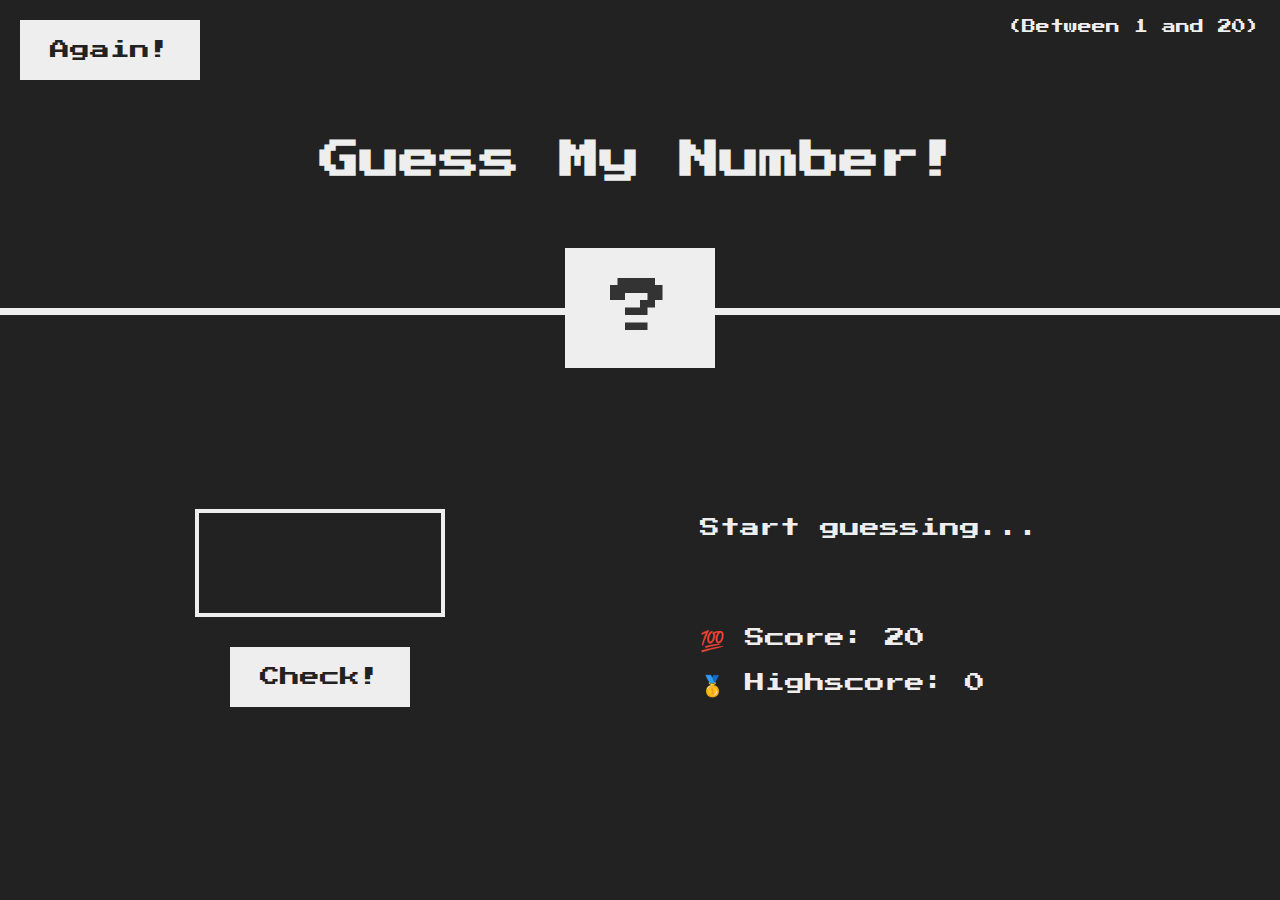
<file: 05-Guess-My-Number/starter/index.html>
<!DOCTYPE html>
<html lang="en">
  <head>
    <meta charset="UTF-8" />
    <meta name="viewport" content="width=device-width, initial-scale=1.0" />
    <meta http-equiv="X-UA-Compatible" content="ie=edge" />
    <link rel="stylesheet" href="style.css" />
    <title>Guess My Number!</title>
  </head>
  <body>
    <header>
      <h1>Guess My Number!</h1>
      <p class="between">(Between 1 and 20)</p>
      <button class="btn again" onclick="reset()">Again!</button>
      <div class="number">?</div>
    </header>
    <main>
      <section class="left">
        <input type="text" required minlength="1" maxlength="2" class="guess"/>
        <button class="btn check">Check!</button>
      </section>
      <section class="right">
        <p class="message">Start guessing...</p>
        <p class="label-score">💯 Score: <span class="score">20</span></p>
        <p class="label-highscore">
          🥇 Highscore: <span class="highscore">0</span>
        </p>
      </section>
    </main>
    <script src="script.js"></script>
  </body>
</html>
</file>
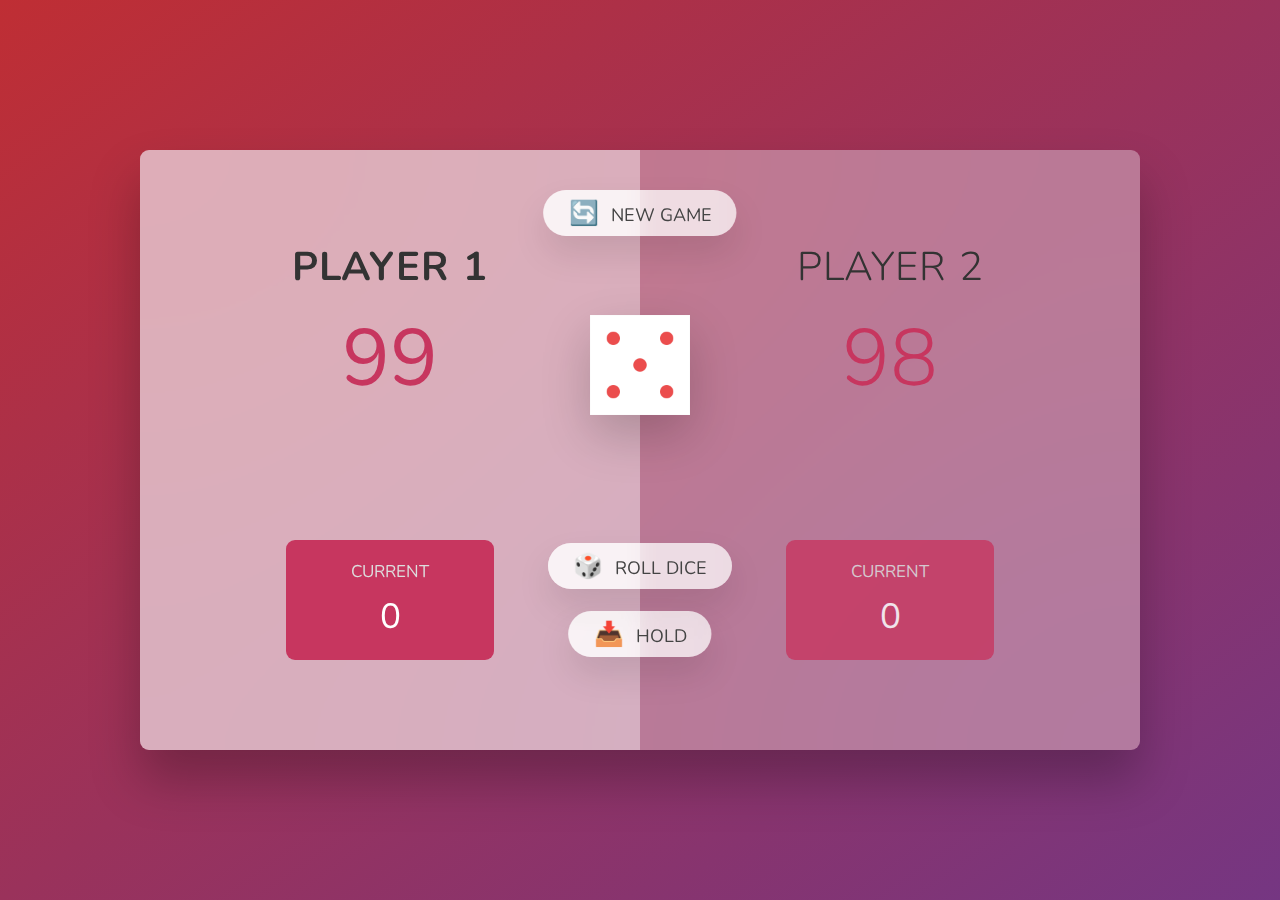
<file: 07-Pig-Game/starter/index.html>
<!DOCTYPE html>
<html lang="en">
  <head>
    <meta charset="UTF-8" />
    <meta name="viewport" content="width=device-width, initial-scale=1.0" />
    <meta http-equiv="X-UA-Compatible" content="ie=edge" />
    <link rel="stylesheet" href="style.css" />
    <title>Pig Game</title>
  </head>
  <body>
    <main>
      <section class="player player--0 player--active">
        <h2 class="name" id="name--0">Player 1</h2>
        <p class="score" id="score--0">99</p>
        <div class="current">
          <p class="current-label">Current</p>
          <p class="current-score" id="current--0">0</p>
        </div>
      </section>
      <section class="player player--1">
        <h2 class="name" id="name--1">Player 2</h2>
        <p class="score" id="score--1">98</p>
        <div class="current">
          <p class="current-label">Current</p>
          <p class="current-score" id="current--1">0</p>
        </div>
      </section>

      <img src="die-5.png" alt="Playing die" class="die" />
      <button class="btn btn--new">🔄 New game</button>
      <button class="btn btn--roll">🎲 Roll dice</button>
      <button class="btn btn--hold">📥 Hold</button>
    </main>
    <script src="script.js"></script>
  </body>
</html>
</file>
<file: 05-Guess-My-Number/starter/style.css>
@import url('https://fonts.googleapis.com/css?family=Press+Start+2P&display=swap');

* {
  margin: 0;
  padding: 0;
  box-sizing: inherit;
}

html {
  font-size: 62.5%;
  box-sizing: border-box;
}

body {
  font-family: 'Press Start 2P', sans-serif;
  color: #eee;
  background-color: #222;
}

.success{
  background-color: #60b347;
}

/* LAYOUT */
header {
  position: relative;
  height: 35vh;
  border-bottom: 7px solid #eee;
}

main {
  height: 65vh;
  color: #eee;
  display: flex;
  align-items: center;
  justify-content: space-around;
}

.left {
  width: 52rem;
  display: flex;
  flex-direction: column;
  align-items: center;
}

.right {
  width: 52rem;
  font-size: 2rem;
}

/* ELEMENTS STYLE */
h1 {
  font-size: 4rem;
  text-align: center;
  position: absolute;
  width: 100%;
  top: 52%;
  left: 50%;
  transform: translate(-50%, -50%);
}

.number {
  background: #eee;
  color: #333;
  font-size: 6rem;
  width: 15rem;
  padding: 3rem 0rem;
  text-align: center;
  position: absolute;
  bottom: 0;
  left: 50%;
  transform: translate(-50%, 50%);
}

.between {
  font-size: 1.4rem;
  position: absolute;
  top: 2rem;
  right: 2rem;
}

.again {
  position: absolute;
  top: 2rem;
  left: 2rem;
}

.guess {
  background: none;
  border: 4px solid #eee;
  font-family: inherit;
  color: inherit;
  font-size: 5rem;
  padding: 2.5rem;
  width: 25rem;
  text-align: center;
  display: block;
  margin-bottom: 3rem;
}

.btn {
  border: none;
  background-color: #eee;
  color: #222;
  font-size: 2rem;
  font-family: inherit;
  padding: 2rem 3rem;
  cursor: pointer;
}

.btn:hover {
  background-color: #ccc;
}

.message {
  margin-bottom: 8rem;
  height: 3rem;
}

.label-score {
  margin-bottom: 2rem;
}

.shake{
  animation: shake 0.5s;
  animation-iteration-count: 1;
}

@keyframes shake{
  3%, 21%, 39%, 57%, 74%, 92% {
    transform: translateX(5px);
  }
  9%, 27%, 45%, 63%, 80%, 98% {
    transform: translateX(-5px);
  }
}
</file>
<file: 07-Pig-Game/starter/style.css>
@import url('https://fonts.googleapis.com/css2?family=Nunito&display=swap');

* {
  margin: 0;
  padding: 0;
  box-sizing: inherit;
}

html {
  font-size: 62.5%;
  box-sizing: border-box;
}

body {
  font-family: 'Nunito', sans-serif;
  font-weight: 400;
  height: 100vh;
  color: #333;
  background-image: linear-gradient(to top left, #753682 0%, #bf2e34 100%);
  display: flex;
  align-items: center;
  justify-content: center;
}

/* LAYOUT */
main {
  position: relative;
  width: 100rem;
  height: 60rem;
  background-color: rgba(255, 255, 255, 0.35);
  backdrop-filter: blur(200px);
  filter: blur();
  box-shadow: 0 3rem 5rem rgba(0, 0, 0, 0.25);
  border-radius: 9px;
  overflow: hidden;
  display: flex;
}

.player {
  flex: 50%;
  padding: 9rem;
  display: flex;
  flex-direction: column;
  align-items: center;
  transition: all 0.75s;
}

/* ELEMENTS */
.name {
  position: relative;
  font-size: 4rem;
  text-transform: uppercase;
  letter-spacing: 1px;
  word-spacing: 2px;
  font-weight: 300;
  margin-bottom: 1rem;
}

.score {
  font-size: 8rem;
  font-weight: 300;
  color: #c7365f;
  margin-bottom: auto;
}

.player--active {
  background-color: rgba(255, 255, 255, 0.4);
}
.player--active .name {
  font-weight: 700;
}
.player--active .score {
  font-weight: 400;
}

.player--active .current {
  opacity: 1;
}

.current {
  background-color: #c7365f;
  opacity: 0.8;
  border-radius: 9px;
  color: #fff;
  width: 65%;
  padding: 2rem;
  text-align: center;
  transition: all 0.75s;
}

.current-label {
  text-transform: uppercase;
  margin-bottom: 1rem;
  font-size: 1.7rem;
  color: #ddd;
}

.current-score {
  font-size: 3.5rem;
}

/* ABSOLUTE POSITIONED ELEMENTS */
.btn {
  position: absolute;
  left: 50%;
  transform: translateX(-50%);
  color: #444;
  background: none;
  border: none;
  font-family: inherit;
  font-size: 1.8rem;
  text-transform: uppercase;
  cursor: pointer;
  font-weight: 400;
  transition: all 0.2s;

  background-color: white;
  background-color: rgba(255, 255, 255, 0.6);
  backdrop-filter: blur(10px);

  padding: 0.7rem 2.5rem;
  border-radius: 50rem;
  box-shadow: 0 1.75rem 3.5rem rgba(0, 0, 0, 0.1);
}

.btn::first-letter {
  font-size: 2.4rem;
  display: inline-block;
  margin-right: 0.7rem;
}

.btn--new {
  top: 4rem;
}
.btn--roll {
  top: 39.3rem;
}
.btn--hold {
  top: 46.1rem;
}

.btn:active {
  transform: translate(-50%, 3px);
  box-shadow: 0 1rem 2rem rgba(0, 0, 0, 0.15);
}

.btn:focus {
  outline: none;
}

.die {
  position: absolute;
  left: 50%;
  top: 16.5rem;
  transform: translateX(-50%);
  height: 10rem;
  box-shadow: 0 2rem 5rem rgba(0, 0, 0, 0.2);
}

.player--winner {
  background-color: #2f2f2f;
}

.player--winner .name {
  font-weight: 700;
  color: #c7365f;
}
</file>
